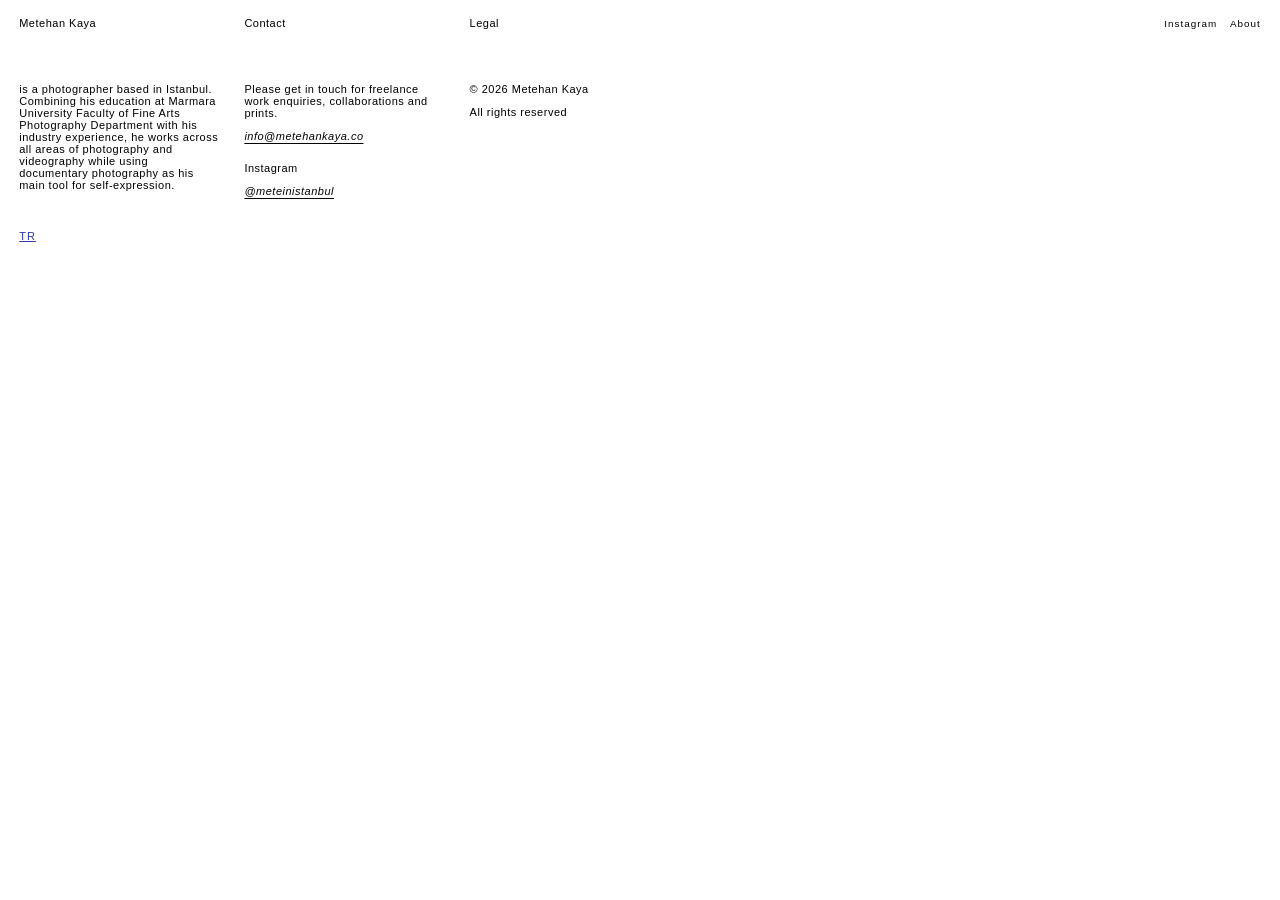
<file: about.html>
<!doctype html>
<html lang="tr">
  <head>
    <meta charset="UTF-8" />
    <meta name="viewport" content="width=device-width, initial-scale=1.0" />

    <title>About | Metehan Kaya</title>
    <meta
      name="description"
      content="Metehan Kaya'nın kişisel portfolyosu. Görsel hikaye anlatıcılığı, belgesel fotoğrafçılığı ve kreatif video prodüksiyonu."
    />
    <link rel="canonical" href="https://metehankaya.co/about.html" />

    <link rel="icon" type="image/png" href="footage/favicon-96x96.png" sizes="96x96" />
    <link rel="icon" type="image/svg+xml" href="footage/favicon.svg" />
    <link rel="shortcut icon" href="footage/favicon.ico" />
    <link rel="apple-touch-icon" sizes="180x180" href="footage/apple-touch-icon.png" />
    <link rel="manifest" href="footage/site.webmanifest" />

    <link rel="preconnect" href="https://fonts.googleapis.com" />
    <link rel="preconnect" href="https://fonts.gstatic.com" crossorigin />
    <link
      href="https://fonts.googleapis.com/css2?family=Inter:wght@300;400;500&display=swap"
      rel="stylesheet"
    />
    <link rel="stylesheet" href="style.min.css" />
  </head>
<body class="about-page">
    <div id="customCursor" class="custom-cursor">
        <img src="footage/right-arrow.png" alt="Cursor Arrow">
    </div>

    <header class="site-header">
        <div class="logo">
            <a href="https://www.metehankaya.co">Metehan Kaya</a>
        </div>
        <div class="hamburger">
            <span></span>
            <span></span>
            <span></span>
        </div>
        <nav class="main-nav">
            <ul>
                <li class="mobile-only"><a href="https://www.metehankaya.co">Home</a></li>
                <li><a href="https://www.instagram.com/meteinistanbul" target="_blank" rel="noopener noreferrer">Instagram</a></li>
                <li><a href="about.html">About</a></li>
            </ul>
        </nav>
    </header>

    <main class="about-main">
        <div class="lang-wrapper">
            <div class="about-grid" id="content-en">
                <div class="col-group">
                <div class="title-col"><a href="https://www.metehankaya.co">Metehan Kaya</a></div>
                <p>is a photographer based in Istanbul. Combining his education at Marmara University Faculty of Fine Arts Photography Department with his industry experience, he works across all areas of photography and videography while using documentary photography as his main tool for self-expression.</p>
            </div>
            <div class="col-group">
                <div class="title-col">Contact</div>
                <p>Please get in touch for freelance work enquiries, collaborations and prints.</p>
                <a href="mailto:info@metehankaya.co" class="inline-link">info@metehankaya.co</a>
                <p style="margin-top:20px;">Instagram</p>
                <p><a href="https://www.instagram.com/meteinistanbul" target="_blank" class="inline-link">@meteinistanbul</a> </p>
            </div>
            <div class="col-group">
                <div class="title-col">Legal</div>
                <p>© 2026 Metehan Kaya</p>
                <p>All rights reserved</p>
            </div>
            </div>
                    
            <div class="about-grid hidden-lang" id="content-tr">
                <div class="col-group">
                <div class="title-col"><a href="index.html">Metehan Kaya</a></div>
                <p>İstanbul'da yaşıyor. Marmara Üniversitesi Güzel Sanatlar Fakültesi Fotoğraf Bölümü'ndeki eğitimini sektör deneyimiyle birleştirerek fotoğraf ve videographerlığın tüm alanlarında faaliyet gösterirken, kendini ifade etmek için belgesel fotoğrafçılığını kullanır.</p>
            </div>
            <div class="col-group">
                <div class="title-col">İletişim</div>
                <p>Serbest çalışma talepleri, iş birlikleri ve baskı işleri için lütfen iletişime geçin.</p>
                <a href="mailto:info@metehankaya.co" class="inline-link">info@metehankaya.co</a>
                <p style="margin-top:20px;">Instagram</p>
                <p><a href="https://www.instagram.com/meteinistanbul" target="_blank" class="inline-link">@meteinistanbul</a> </p>
            </div>
            <div class="col-group">
                <div class="title-col">Yasal</div>
                <p>© 2026 Metehan Kaya</p>
                <p>Tüm hakları saklıdır</p>
            </div>

        </div>
                    
        <a href="#" id="langToggle" class="lang-switch">TR</a>

    </main>

    <footer id="contact" class="site-footer">
    </footer>

    <script src="app.js"></script>
    
   <script>
        const langToggle = document.getElementById('langToggle');
        const contentEn = document.getElementById('content-en');
        const contentTr = document.getElementById('content-tr');

        if (langToggle) {
            langToggle.addEventListener('click', function(e) {
                e.preventDefault(); 
                
                if (!contentEn.classList.contains('hidden-lang')) {
                    contentEn.classList.add('hidden-lang');
                    contentTr.classList.remove('hidden-lang');
                    langToggle.textContent = 'EN';
                } else {
                    contentEn.classList.remove('hidden-lang');
                    contentTr.classList.add('hidden-lang');
                    langToggle.textContent = 'TR';
                }
            });
        }
    </script>
</body>
</html>
</file>
<file: style.min.css>
body,html{margin:0;padding:0;width:100vw;height:100vh;overflow:hidden;background-color:#fff;cursor:none;font-family:"Stack Sans Notch",sans-serif;font-weight:400;font-style:normal;font-size:11px;-webkit-user-select:none;user-select:none}a{cursor:pointer}.site-header{position:fixed;top:0;left:0;width:100%;z-index:999;display:flex;justify-content:space-between;padding:1.5rem 1.5vw;box-sizing:border-box}.main-nav ul{display:flex;list-style:none;padding:0;margin:0;gap:1vw;align-items:center}.main-nav a{text-decoration:none;color:#000;font-size:.9rem;letter-spacing:1px;transition:opacity .15s ease}.main-nav a:active,.main-nav a:visited{color:#000}.main-nav a:hover{opacity:.5}.logo a{text-decoration:none;color:#000;letter-spacing:.5px}.gallery-main{display:flex;justify-content:center;align-items:center;width:100vw;height:100vh;overflow:hidden}.custom-slider-wrapper{width:100%;height:70vh;padding:0 8vw;box-sizing:border-box;overflow:hidden}.myPortfolioSlider{width:100%;height:100%;overflow:visible}.swiper-slide{width:100%!important;height:100%;display:flex;justify-content:center;align-items:center}.slide-canvas{width:100%;height:100%;display:flex;justify-content:center;align-items:center;gap:3vw;flex-wrap:nowrap}.slide-canvas img{object-fit:contain;object-position:center;display:block;flex:1;min-width:0;height:100%;width:100%;max-width:100%;-webkit-user-drag:none}.slide-canvas.vertical{flex-direction:column}.slide-canvas.vertical img{height:auto;width:auto;flex:1;min-height:0;max-height:100%;max-width:100%}.desktop-ui-left,.desktop-ui-right{position:fixed;bottom:1rem;z-index:100;font-size:.85rem;letter-spacing:1px;color:var(--accent-gray,#000);pointer-events:none}.desktop-ui-left{left:1vw}.swiper-pagination.desktop-ui-right{right:1vw;width:auto;text-align:right}.custom-cursor{position:fixed;top:0;left:0;width:25px;height:25px;pointer-events:none;z-index:9999;opacity:0;transform:translate(-50%,-50%)}.custom-cursor img{width:100%;height:100%;object-fit:contain}.custom-cursor.visible{opacity:1}.custom-cursor.rotate-180{transform:translate(-50%,-50%) rotate(180deg)}.mobile-portfolio{display:none}.hamburger{display:none;cursor:pointer;z-index:1000}.hamburger span{display:block;width:25px;height:2px;background:#000;margin:5px 0;transition:.3s}.mobile-only{display:none!important}.slide-canvas.left img{object-position:left center}.slide-canvas.right img{object-position:right center}.slide-canvas.spread img:first-child{object-position:left center}.slide-canvas.spread img:last-child{object-position:right center}.about-main{position:absolute;top:0;left:0;width:100vw;height:100vh;box-sizing:border-box;z-index:1;padding:1.5rem 1.5vw 2rem 1.5vw}.about-grid{display:grid;grid-template-columns:repeat(3,1fr);gap:2vw;max-width:650px;grid-column:1;grid-row:1;transition:opacity .3s ease,visibility .3s ease}.lang-wrapper{display:grid}.hidden-lang{opacity:0;visibility:hidden;pointer-events:none}body.about-page{cursor:default!important;-webkit-user-select:text!important;user-select:text!important}body.about-page .site-header{-webkit-user-select:none!important;user-select:none!important}body.about-page a{cursor:pointer!important}body.about-page #customCursor{display:none!important}.lang-switch{display:inline-block;width:fit-content;margin-top:2rem;font-family:"Stack Sans Notch",sans-serif;font-weight:400;font-size:11px;color:#3139ad;text-decoration:underline;letter-spacing:1px;transition:opacity .15s ease}.lang-switch:hover{opacity:.4}a.inline-link,a.inline-link:active,a.inline-link:link,a.inline-link:visited{color:#000!important;text-decoration:underline!important;text-decoration-thickness:1px!important;text-underline-offset:3px!important;cursor:pointer!important;transition:opacity .2s ease!important;font-style:italic!important}a.inline-link:hover{color:#000!important;opacity:.5!important}body.about-page .site-header .logo{visibility:hidden}.title-col{margin-bottom:6vh;position:relative;z-index:50;pointer-events:auto;font-family:"Stack Sans Notch",sans-serif;font-weight:400;font-size:11px;color:#000;letter-spacing:.5px}.title-col a{color:#000;text-decoration:none}body.about-page .site-header{pointer-events:none!important}body.about-page .site-header .hamburger,body.about-page .site-header .main-nav{pointer-events:auto!important}.col-group p{letter-spacing:.5px}a.inline-link{letter-spacing:.5px!important}@media (max-width:768px){.about-main{padding-top:100px;padding-left:5vw;padding-right:5vw}.about-grid{grid-template-columns:1fr;gap:2rem}.hamburger{display:block}.main-nav{position:fixed;top:0;left:0;width:100vw;height:100vh;background:#fff;display:flex;justify-content:center;align-items:center;transform:translateY(-100%);transition:transform .5s ease;z-index:998}.main-nav.active{transform:translateY(0)}.main-nav ul{flex-direction:column;gap:3rem;font-size:2rem}.custom-cursor,.desktop-portfolio,.desktop-ui-left,.desktop-ui-right{display:none!important}.mobile-portfolio{display:block!important;width:100%;height:75vh!important;margin:0!important;padding:0!important}.myMobileSlider{width:100%;height:100%}.mobile-image-slide{display:flex!important;justify-content:center!important;align-items:center!important;width:100%!important;height:100%!important;padding:0 3vw;box-sizing:border-box}.mobile-image-slide img{width:100%;height:auto;max-height:100%;object-fit:contain}.mobile-title-slide{display:flex!important;justify-content:flex-start!important;align-items:center!important;width:100%!important;height:100%!important;padding:0 4vw;box-sizing:border-box}.mobile-title-slide h2{font-size:1.1rem;letter-spacing:2px;color:var(--text-color,#000);font-weight:400}.about-grid .col-group:first-child .title-col{display:none}.about-grid{grid-template-columns:1fr;gap:2rem}.title-col{margin-bottom:1.5rem}.about-grid{grid-template-columns:1fr;gap:4rem;margin-top:-2rem}.site-header .logo{position:relative;top:15px;left:4vw}.site-header .hamburger{position:relative;right:4vw!important;top:1vh}body.about-page .site-header .logo{visibility:visible!important;pointer-events:auto!important}.mobile-only{display:block!important}}
</file>
